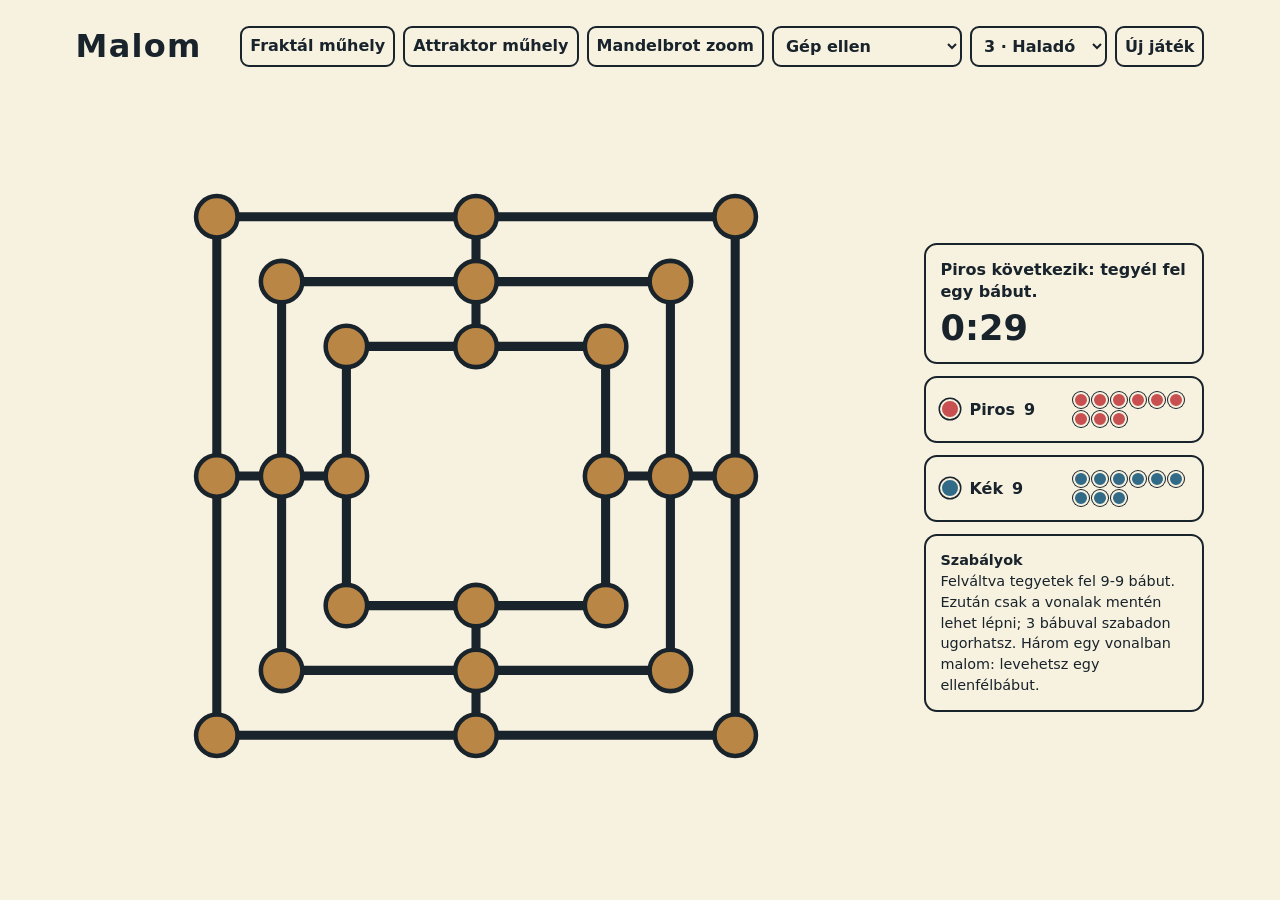
<file: index.html>
<!doctype html>
<html lang="hu"><head><meta charset="utf-8"><meta name="viewport" content="width=device-width,initial-scale=1"><title>Malom</title><style>
:root{--ink:#18232b;--paper:#f7f1df;--wood:#b98645;--red:#c85050;--blue:#316b88}*{box-sizing:border-box}body{margin:0;background:var(--paper);color:var(--ink);font-family:system-ui,sans-serif}.app{min-height:100vh;max-width:1180px;margin:auto;padding:clamp(12px,2vw,28px);display:flex;flex-direction:column;gap:14px}header{display:flex;justify-content:space-between;align-items:center;gap:12px;flex-wrap:wrap}h1{margin:0;letter-spacing:.04em}button,select{font:inherit;font-weight:700;border:2px solid var(--ink);border-radius:9px;padding:8px;background:var(--paper);color:var(--ink);cursor:pointer}.controls{display:flex;gap:8px;flex-wrap:wrap}.game{flex:1;display:grid;grid-template-columns:minmax(0,1fr) 280px;gap:clamp(16px,4vw,48px);align-items:center}.boardbox{width:min(74vh,min(100%,760px));max-height:72vh;aspect-ratio:1;justify-self:center}svg{width:100%;height:100%;overflow:visible}.line{stroke:var(--ink);stroke-width:1.4;fill:none}.node{fill:transparent;stroke:none;pointer-events:all}.node.target{fill:var(--wood);stroke:var(--ink);stroke-width:.7}.dot.red{background:var(--red)}.dot.blue{background:var(--blue)}.piece{stroke:var(--paper);stroke-width:1.5;cursor:pointer}.red{fill:var(--red)}.blue{fill:var(--blue)}.selected{stroke:var(--ink);stroke-width:3}.removable{stroke:var(--wood);stroke-width:4}.side{display:flex;flex-direction:column;gap:12px}.card{border:2px solid var(--ink);border-radius:13px;padding:14px}.status{font-weight:750;line-height:1.4;min-height:3em}.timer{font-size:2.2rem;font-weight:900;color:var(--red);font-variant-numeric:tabular-nums}.calm{color:var(--ink)}.row{display:flex;align-items:center;gap:9px}.dot{width:20px;height:20px;border-radius:50%;border:2px solid var(--paper);box-shadow:0 0 0 1.5px var(--ink)}.reserve{margin-left:auto;display:flex;gap:3px;flex-wrap:wrap;max-width:115px}.reserve .dot{width:16px;height:16px;box-shadow:0 0 0 1px var(--ink)}.draggable{cursor:grab}.draggable:active{cursor:grabbing}.help{font-size:.9rem;line-height:1.45}dialog{border:3px solid var(--ink);border-radius:16px;background:var(--paper);color:var(--ink);max-width:440px;text-align:center;padding:26px}dialog::backdrop{background:var(--ink);opacity:.55}dialog button{background:var(--wood)}@media(max-width:720px){.game{grid-template-columns:1fr;gap:12px}.boardbox{width:min(72vh,100%);max-height:61vh}.side{display:grid;grid-template-columns:1fr 1fr}.statuscard{grid-column:span 2}.help{display:none}}
</style></head><body><main class="app"><header><h1>Malom</h1><div class="controls"><select id="mode"><option value="ai">Gép ellen</option><option value="local">Élő ellenfél ellen</option></select><select id="level"><option value="1">1 · Kezdő</option><option value="2">2 · Könnyű</option><option value="3" selected>3 · Haladó</option><option value="4">4 · Erős</option><option value="5">5 · Profi</option></select><button id="new">Új játék</button></div></header><section class="game"><div class="boardbox"><svg id="board" viewBox="0 0 100 100" aria-label="Malomtábla"></svg></div><aside class="side"><div class="card statuscard"><div id="status" class="status"></div><div id="timer" class="timer calm">0:30</div></div><div class="card row"><span class="dot red"></span><b>Piros</b><b id="rc">9</b><span id="rr" class="reserve"></span></div><div class="card row"><span class="dot blue"></span><b>Kék</b><b id="bc">9</b><span id="br" class="reserve"></span></div><div class="card help"><b>Szabályok</b><br>Felváltva tegyetek fel 9-9 bábut. Ezután csak a vonalak mentén lehet lépni; 3 bábuval szabadon ugorhatsz. Három egy vonalban malom: levehetsz egy ellenfélbábut.</div></aside></section></main><dialog id="result"><h2 id="title"></h2><p id="message"></p><button id="again">Új játék</button></dialog><script>
(()=>{const P=[[10,10],[50,10],[90,10],[20,20],[50,20],[80,20],[30,30],[50,30],[70,30],[10,50],[20,50],[30,50],[70,50],[80,50],[90,50],[30,70],[50,70],[70,70],[20,80],[50,80],[80,80],[10,90],[50,90],[90,90]],L=[[0,1,2],[3,4,5],[6,7,8],[9,10,11],[12,13,14],[15,16,17],[18,19,20],[21,22,23],[0,9,21],[3,10,18],[6,11,15],[1,4,7],[16,19,22],[8,12,17],[5,13,20],[2,14,23]],A=Array.from({length:24},()=>[]),$=x=>document.querySelector(x);L.forEach(l=>l.forEach((p,i)=>l.forEach((q,j)=>{if(Math.abs(i-j)==1&&!A[p].includes(q))A[p].push(q)})));let s,timer,audio,busy=false;const books=[['csillagászat','Neil deGrasse Tyson: Astrophysics for People in a Hurry','https://www.goodreads.com/book/show/32191710-astrophysics-for-people-in-a-hurry'],['gondolkodás','Daniel Kahneman: Gyors és lassú gondolkodás','https://www.goodreads.com/book/show/11468377-thinking-fast-and-slow'],['történelem','Yuval Noah Harari: Sapiens','https://www.goodreads.com/book/show/23692271-sapiens'],['természet','Robin Wall Kimmerer: Braiding Sweetgrass','https://www.goodreads.com/book/show/17465709-braiding-sweetgrass'],['kreativitás','Austin Kleon: Steal Like an Artist','https://www.goodreads.com/book/show/13099738-steal-like-an-artist']];
const name=p=>p?'Kék':'Piros',human=p=>$('#mode').value==='local'||p===0,board=$('#board'),on=(p,z=s)=>z.b.filter(x=>x===p).length,total=(p,z=s)=>on(p,z)+z.r[p],mill=(b,i,p)=>L.some(l=>l.includes(i)&&l.every(x=>b[x]===p)),inMill=(b,i)=>b[i]!==null&&mill(b,i,b[i]);function targets(z,from){let p=z.turn;if(from===null)return z.b.map((v,i)=>v===null?i:null).filter(v=>v!==null);return on(p,z)===3?z.b.map((v,i)=>v===null?i:null).filter(v=>v!==null):A[from].filter(i=>z.b[i]===null)}function victims(z){let o=1-z.turn,n=z.b.map((v,i)=>v===o&&!inMill(z.b,i)?i:null).filter(v=>v!==null);return n.length?n:z.b.map((v,i)=>v===o?i:null).filter(v=>v!==null)}function text(){return s.remove?name(s.turn)+': válassz levehető bábut!':s.r[s.turn]?name(s.turn)+' következik: tegyél fel egy bábut.':name(s.turn)+' következik: válassz bábut, majd célpontot.'}function draw(){let tar=s.selected===null?(s.r[s.turn]?targets(s,null):[]):targets(s,s.selected),rem=s.remove?victims(s):[];board.innerHTML=L.map(l=>`<path class=line d="M ${P[l[0]]} L ${P[l[1]]} L ${P[l[2]]}"/>`).join('')+P.map((p,i)=>`<circle class="node ${tar.includes(i)?'target':''}" cx=${p[0]} cy=${p[1]} r=3.2 data-i="${i}" />`).join('')+s.b.map((p,i)=>p===null?'':`<circle class="piece ${p?'blue':'red'} ${s.selected===i?'selected':''} ${rem.includes(i)?'removable':''}" cx=${P[i][0]} cy=${P[i][1]} r=4.3 data-i="${i}" draggable="true" />`).join('');$('#status').textContent=text();$('#rc').textContent=total(0);$('#bc').textContent=total(1);for(let p=0;p<2;p++)$('#'+(p?'b':'r')+'r').innerHTML=Array(s.r[p]).fill(`<span class="dot ${p?'blue':'red'} draggable" draggable="true" data-reserve="${p}" title="Húzd a táblára"></span>`).join('');$('#level').disabled=$('#mode').value==='local'}function moved(i){if(mill(s.b,i,s.turn)){if(human(s.turn)){s.remove=true;draw();clock()}else{let v=victims(s);if(v.length)s.b[v[0]]=null;s.no=0;turn()}}else{s.no++;turn()}}function can(p,z=s){return z.r[p]?z.b.includes(null):on(p,z)===3?z.b.includes(null):z.b.some((v,i)=>v===p&&A[i].some(j=>z.b[j]===null))}function endcheck(){let o=1-s.turn;if(!s.r[o]&&(on(o)<3||!can(o))){end(s.turn);return true}if(s.no>=100){end(null);return true}}function turn(){if(endcheck())return;s.turn=1-s.turn;s.selected=null;draw();clock();if(!human(s.turn))computer()}function click(i){if(s.over||busy||!human(s.turn))return;audio||=(new(window.AudioContext||window.webkitAudioContext));if(s.remove){if(victims(s).includes(i)){s.b[i]=null;s.remove=false;s.no=0;turn()}return}let p=s.turn;if(s.r[p]){if(s.b[i]===null){s.b[i]=p;s.r[p]--;moved(i)}return}if(s.selected===null){if(s.b[i]===p){s.selected=i;draw()}return}if(i===s.selected){s.selected=null;draw()}else if(targets(s,s.selected).includes(i)){s.b[i]=p;s.b[s.selected]=null;s.selected=null;moved(i)}else if(s.b[i]===p){s.selected=i;draw()}}board.onclick=e=>{let x=e.target.closest('[data-i]');if(x)click(+x.dataset.i)};
document.addEventListener('dragstart',e=>{let r=e.target.closest('[data-reserve]');if(r){let p=+r.dataset.reserve;if(s.over||busy||!human(s.turn)||s.turn!==p||!s.r[p]){e.preventDefault();return}e.dataTransfer.setData('text/plain','reserve:'+p);return}let piece=e.target.closest('.piece');if(piece){let from=+piece.dataset.i;if(s.over||busy||!human(s.turn)||s.remove||s.r[s.turn]||s.b[from]!==s.turn){e.preventDefault();return}e.dataTransfer.setData('text/plain','move:'+from)}});
board.addEventListener('dragover',e=>e.preventDefault());
board.addEventListener('drop',e=>{e.preventDefault();let hit=e.target.closest('[data-i]');if(!hit)return;let to=+hit.dataset.i,data=e.dataTransfer.getData('text/plain');if(data==='reserve:'+s.turn&&s.r[s.turn]&&s.b[to]===null)click(to);else if(data.startsWith('move:')){let from=+data.slice(5);if(s.selected===null)click(from);if(s.selected===from)click(to)}});
function clock(){s.last=performance.now();s.snores=0;clearInterval(timer);if(human(s.turn)&&!s.over)timer=setInterval(()=>{let elapsed=(performance.now()-s.last)/1000,left=Math.max(0,30-Math.floor(elapsed));$('#timer').textContent='0:'+String(left).padStart(2,'0');$('#timer').classList.toggle('calm',left>5);if(elapsed>=30&&Math.floor((elapsed-30)/3)>=s.snores){s.snores++;snore();$('#status').textContent=name(s.turn)+', ébresztő — lépj!'}},250)}function snore(){try{audio||=(new(window.AudioContext||window.webkitAudioContext));let t=audio.currentTime,o=audio.createOscillator(),g=audio.createGain();o.type='sawtooth';o.frequency.setValueAtTime(90,t);o.frequency.exponentialRampToValueAtTime(55,t+.6);g.gain.setValueAtTime(.001,t);g.gain.exponentialRampToValueAtTime(.12,t+.08);g.gain.exponentialRampToValueAtTime(.001,t+.75);o.connect(g).connect(audio.destination);o.start();o.stop(t+.76)}catch(e){}}function clone(z){return{b:[...z.b],r:[...z.r],turn:z.turn,no:z.no}}function moves(z){let p=z.turn,out=[];if(z.r[p])z.b.forEach((v,to)=>v===null&&out.push({to}));else z.b.forEach((v,from)=>v===p&&targets(z,from).forEach(to=>out.push({from,to})));return out}function apply(z,m){let n=clone(z),p=n.turn;if(m.from===undefined){n.b[m.to]=p;n.r[p]--}else{n.b[m.to]=p;n.b[m.from]=null}if(mill(n.b,m.to,p)){let v=victims(n);if(v.length)n.b[v[0]]=null;n.no=0}else n.no++;n.turn=1-p;return n}function score(z,me){let op=1-me,thr=p=>L.filter(l=>l.filter(i=>z.b[i]===p).length===2&&l.some(i=>z.b[i]===null)).length;return(total(me,z)-total(op,z))*100+thr(me)*18-thr(op)*23+(can(me,z)?3:-500)+(can(op,z)?0:500)}function search(z,d,al,be,me){if(!d)return score(z,me);let ms=moves(z);if(!ms.length)return z.turn===me?-9999:9999;let max=z.turn===me,b=max?-1e9:1e9;for(let m of ms){let v=search(apply(z,m),d-1,al,be,me);if(max){b=Math.max(b,v);al=Math.max(al,b)}else{b=Math.min(b,v);be=Math.min(be,b)}if(be<=al)break}return b}function computer(){busy=true;setTimeout(()=>{let ms=moves(s),lv=+$('#level').value,d=[0,1,2,3,4,4][lv],pick=ms[Math.floor(Math.random()*ms.length)],best=-1e9;for(let m of ms){let v=lv===1?Math.random():search(apply(s,m),d,-1e9,1e9,1)+Math.random()*(6-lv)*30;if(v>best){best=v;pick=m}}busy=false;if(pick.from===undefined){s.b[pick.to]=1;s.r[1]--}else{s.b[pick.to]=1;s.b[pick.from]=null}moved(pick.to)},400)}function end(w){s.over=true;clearInterval(timer);let title=$('#title'),msg=$('#message');if(w===null){title.textContent='Döntetlen';msg.textContent='Szép, kitartó játszma volt!'}else if(human(w)){title.textContent='Gratulálok, nyertél!';msg.textContent='Remek játék volt!'}else{let b=books[Math.floor(Math.random()*books.length)];title.textContent='A gép nyert';msg.innerHTML=`Visszavágó? Addig is egy ${b[0]} témájú könyv: <a target=_blank rel=noopener href="${b[2]}">${b[1]}</a>.`}$('#result').showModal()}function fresh(){$('#result').close();clearInterval(timer);s={b:Array(24).fill(null),r:[9,9],turn:Math.random()<.5?0:1,remove:false,selected:null,over:false,no:0};busy=false;draw();clock();if(!human(s.turn))computer()}$('#new').onclick=fresh;$('#again').onclick=fresh;$('#mode').onchange=fresh;fresh()})();
</script><script>document.addEventListener('DOMContentLoaded',()=>{const controls=document.querySelector('header .controls');if(!controls)return;[['fractals-link','fractals.html','Fraktál műhely'],['attractors-link','attractors.html','Attraktor műhely'],['zoom-link','mandelbrot-zoom.html','Mandelbrot zoom']].reverse().forEach(([id,href,label])=>{if(document.getElementById(id))return;const link=document.createElement('a');link.id=id;link.href=href;link.textContent=label;link.style.cssText='font:inherit;font-weight:700;border:2px solid var(--ink);border-radius:9px;padding:8px;background:var(--paper);color:var(--ink);text-decoration:none';controls.prepend(link)})});</script></body></html>
</file>
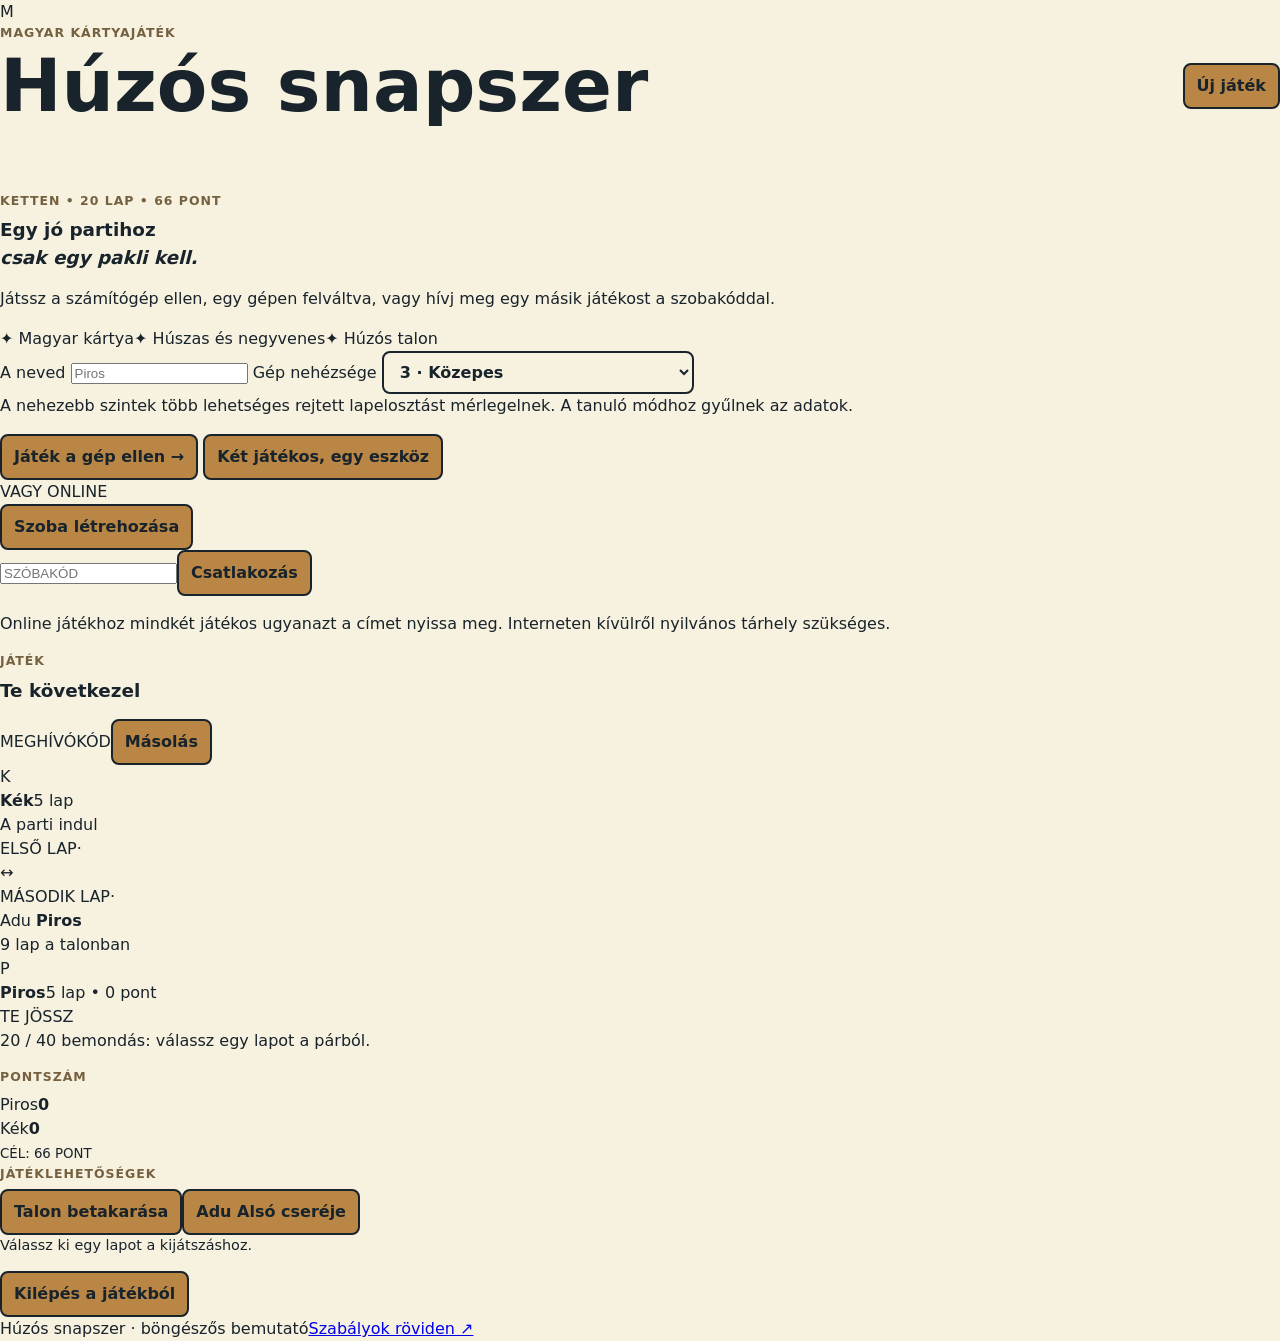
<file: Multiple Agents/static/index.html>
<!doctype html>
<html lang="hu">
<head>
  <meta charset="utf-8">
  <meta name="viewport" content="width=device-width, initial-scale=1">
  <meta name="theme-color" content="#12372d">
  <title>Snapszer — Húzós játék</title>
  <link rel="stylesheet" href="/static/style.css">
</head>
<body>
  <main class="shell">
    <header class="topbar">
      <div class="brand"><span class="brand-mark" aria-hidden="true">M</span><div><p class="eyebrow">MAGYAR KÁRTYAJÁTÉK</p><h1>Húzós snapszer</h1></div></div>
      <button id="newGameTop" class="quiet hidden">Új játék</button>
    </header>

    <section id="lobby" class="lobby">
      <div class="intro">
        <p class="eyebrow">KETTEN • 20 LAP • 66 PONT</p>
        <h2>Egy jó partihoz<br><em>csak egy pakli kell.</em></h2>
        <p class="intro-copy">Játssz a számítógép ellen, egy gépen felváltva, vagy hívj meg egy másik játékost a szobakóddal.</p>
        <div class="rule-pills"><span>✦ Magyar kártya</span><span>✦ Húszas és negyvenes</span><span>✦ Húzós talon</span></div>
      </div>
      <div class="lobby-card">
        <label for="playerName">A neved</label>
        <input id="playerName" maxlength="18" placeholder="Piros" autocomplete="nickname">
        <label for="aiDifficulty">Gép nehézsége</label>
        <select id="aiDifficulty">
          <option value="1">1 · Kezdő</option>
          <option value="2">2 · Könnyű</option>
          <option value="3" selected>3 · Közepes</option>
          <option value="4">4 · Nehéz</option>
          <option value="5">5 · Mester</option>
          <option id="learningOption" value="6" disabled>6 · Tanuló — előkészítés alatt</option>
        </select>
        <p id="difficultyHelp" class="small-note">A nehezebb szintek több lehetséges rejtett lapelosztást mérlegelnek. A tanuló módhoz gyűlnek az adatok.</p>
        <button id="aiButton" class="primary">Játék a gép ellen <span>→</span></button>
        <button id="hotseatButton" class="secondary">Két játékos, egy eszköz</button>
        <div class="divider"><span>VAGY ONLINE</span></div>
        <button id="onlineButton" class="secondary">Szoba létrehozása</button>
        <div class="join-row"><input id="roomCode" maxlength="6" placeholder="SZÓBAKÓD" aria-label="Szobakód"><button id="joinButton" class="join">Csatlakozás</button></div>
        <p id="lobbyError" class="error" role="alert"></p>
        <p class="small-note">Online játékhoz mindkét játékos ugyanazt a címet nyissa meg. Interneten kívülről nyilvános tárhely szükséges.</p>
      </div>
    </section>

    <section id="game" class="game hidden">
      <div class="game-head">
        <div><p class="eyebrow" id="modeLabel">JÁTÉK</p><h2 id="turnLabel">Te következel</h2></div>
        <div id="roomBadge" class="room-badge hidden"><span>MEGHÍVÓKÓD</span><strong id="roomCodeLabel"></strong><button id="copyButton" title="Kód másolása">Másolás</button></div>
      </div>
      <div class="table-layout">
        <section class="table" aria-label="Játéktér">
          <div class="opponent">
            <div class="avatar" id="opponentAvatar">K</div><div><strong id="opponentName">Kék</strong><span id="opponentMeta">5 lap</span></div>
            <div id="opponentCards" class="back-cards" aria-label="Ellenfél lefordított lapjai"></div>
          </div>
          <div class="play-area">
            <div class="table-caption"><span class="live-dot"></span><span id="tableMessage">A parti indul</span></div>
            <div class="trick">
              <div id="leadSlot" class="trick-slot"><span class="slot-label">ELSŐ LAP</span><span class="empty-card">·</span></div>
              <div class="trick-arrow">↔</div>
              <div id="replySlot" class="trick-slot"><span class="slot-label">MÁSODIK LAP</span><span class="empty-card">·</span></div>
            </div>
            <div class="trump-info"><span id="trumpIcon" class="trump-icon" aria-hidden="true"></span><span>Adu <b id="trumpLabel">Piros</b></span><div id="trumpCard"></div><span id="stockLabel" class="stock-label">9 lap a talonban</span></div>
          </div>
          <div class="player-row"><div class="avatar player-avatar">P</div><div><strong id="playerNameLabel">Piros</strong><span id="playerMeta">5 lap • 0 pont</span></div><span id="turnPill" class="turn-pill">TE JÖSSZ</span></div>
          <div id="marriageInline" class="marriage-inline">
            <div id="marriageHeading" class="marriage-heading hidden">20 / 40 bemondás: válassz egy lapot a párból.</div>
            <div id="marriages" class="marriages" aria-live="polite"></div>
            <p id="marriageHelp" class="hint marriage-help"></p>
          </div>
          <div id="hand" class="hand" aria-label="Saját lapjaid"></div>
        </section>
        <aside class="side-panel">
          <div class="score-card"><p class="eyebrow">PONTSZÁM</p><div class="score-line"><span id="scoreName0">Piros</span><b id="score0">0</b></div><div class="score-line"><span id="scoreName1">Kék</span><b id="score1">0</b></div><div class="target"><span></span><small>CÉL: 66 PONT</small></div></div>
          <div class="action-card"><p class="eyebrow">JÁTÉKLEHETŐSÉGEK</p><button id="closeButton" class="action" disabled aria-describedby="closeReason">Talon betakarása</button><small id="closeReason" class="action-reason"></small><button id="exchangeButton" class="action" disabled aria-describedby="exchangeReason">Adu Alsó cseréje</button><small id="exchangeReason" class="action-reason"></small><p id="actionHint" class="hint">Válassz ki egy lapot a kijátszáshoz.</p></div>
          <button id="leaveButton" class="leave">Kilépés a játékból</button>
        </aside>
      </div>
      <div id="toast" class="toast" role="status"></div>
    </section>
    <footer><span>Húzós snapszer · böngészős bemutató</span><a href="https://schnapsen.at/hu/szabalyok" target="_blank" rel="noreferrer">Szabályok röviden ↗</a></footer>
  </main>
  <script src="/static/app.js"></script>
</body>
</html>
</file>
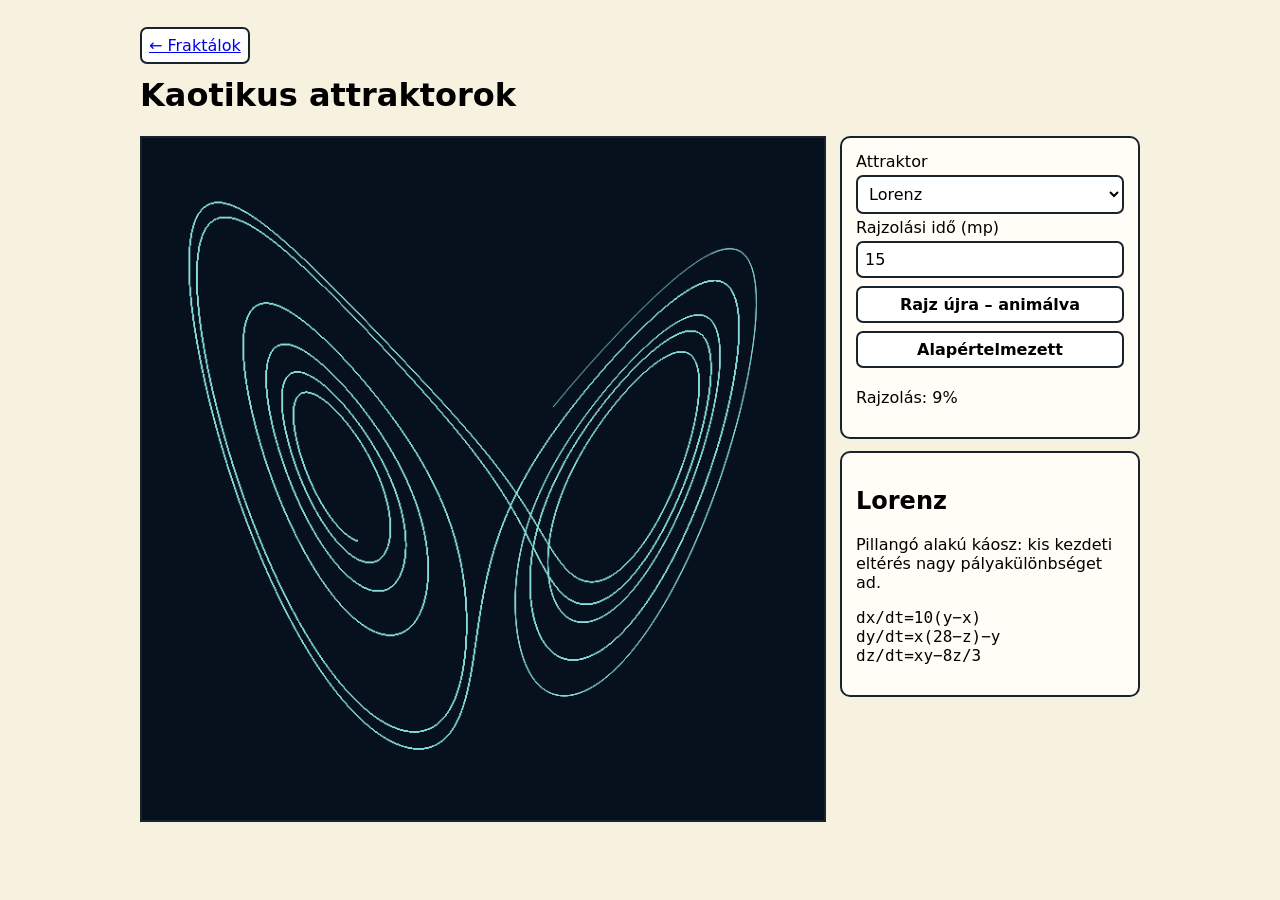
<file: attractors.html>
<!doctype html><html><meta charset="utf-8"><title>Attraktorok</title><style>body{max-width:1000px;margin:auto;padding:20px;background:#f7f1df;font:16px system-ui}.app{display:grid;grid-template-columns:1fr 300px;gap:18px}canvas{width:100%;background:#07111d;border:2px solid #18232b}.card{border:2px solid #18232b;border-radius:10px;padding:14px;background:#fffdf6;margin-bottom:12px}input,select,button,a{font:inherit;padding:7px;border:2px solid #18232b;border-radius:7px;background:#fff;width:100%;box-sizing:border-box;margin:4px 0}button{font-weight:bold}@media(max-width:700px){.app{grid-template-columns:1fr}}</style><body><p><a href="fractals.html">← Fraktálok</a></p><h1>Kaotikus attraktorok</h1><div class="app"><canvas id="c" width="720" height="720"></canvas><aside><section class="card"><label>Attraktor<select id="mode"><option value="lorenz">Lorenz</option><option value="rossler">Rössler</option><option value="thomas">Thomas</option><option value="aizawa">Aizawa</option></select></label><label>Rajzolási idő (mp)<input id="seconds" type="number" min="10" max="20" value="15"></label><button id="draw" type="button">Rajz újra – animálva</button><button id="reset" type="button">Alapértelmezett</button><p id="status"></p></section><section class="card"><h2 id="title"></h2><p id="theory"></p><pre id="eq"></pre></section></aside></div><script>const $=x=>document.getElementById(x),C=$('c'),X=C.getContext('2d'),M={lorenz:['Lorenz','Pillangó alakú káosz: kis kezdeti eltérés nagy pályakülönbséget ad.','dx/dt=10(y−x)\ndy/dt=x(28−z)−y\ndz/dt=xy−8z/3'],rossler:['Rössler','Spirális kaotikus áramlás.','dx/dt=−y−z\ndy/dt=x+0.2y\ndz/dt=0.2+z(x−5.7)'],thomas:['Thomas','Szimmetrikus ciklikus káosz.','dx/dt=sin(y)−0.208x\ndy/dt=sin(z)−0.208y\ndz/dt=sin(x)−0.208z'],aizawa:['Aizawa','Összetett 3D attraktor.','Paraméterezett Aizawa-rendszer']};let job=0;function pts(){let m=$('mode').value,x=.1,y=0,z=0,P=[];for(let i=0;i<18000;i++){let a,b,c;if(m==='lorenz'){a=10*(y-x);b=x*(28-z)-y;c=x*y-8*z/3}else if(m==='rossler'){a=-y-z;b=x+.2*y;c=.2+z*(x-5.7)}else if(m==='thomas'){a=Math.sin(y)-.208*x;b=Math.sin(z)-.208*y;c=Math.sin(x)-.208*z}else{a=(z-.7)*x-3.5*y;b=3.5*x+(z-.7)*y;c=.6+.95*z-z*z*z/3-(x*x+y*y)*(1+.25*z)+.1*z*x*x*x}x+=a*.005;y+=b*.005;z+=c*.005;if(i>500&&isFinite(x+z))P.push([x,z])}let xs=P.map(p=>p[0]),ys=P.map(p=>p[1]),lo=Math.min(...xs),hi=Math.max(...xs),ly=Math.min(...ys),hy=Math.max(...ys);return P.map(p=>[30+(p[0]-lo)/(hi-lo||1)*660,690-(p[1]-ly)/(hy-ly||1)*660])}function draw(){cancelAnimationFrame(job);let p=pts(),start=performance.now(),dur=+$('seconds').value*1000;X.fillStyle='#07111d';X.fillRect(0,0,720,720);X.strokeStyle='#8dd';function tick(t){let end=Math.max(2,Math.floor(p.length*Math.min(1,(t-start)/dur)));X.beginPath();for(let i=0;i<end;i++)i?X.lineTo(...p[i]):X.moveTo(...p[i]);X.stroke();$('status').textContent=`Rajzolás: ${Math.round(end/p.length*100)}%`;if(end<p.length)job=requestAnimationFrame(tick);else $('status').textContent='Kész.'}job=requestAnimationFrame(tick)}function info(){let a=M[$('mode').value];$('title').textContent=a[0];$('theory').textContent=a[1];$('eq').textContent=a[2];draw()}$('mode').onchange=info;$('draw').onclick=draw;$('reset').onclick=()=>{$('seconds').value=15;info()};info()</script></body></html>
</file>
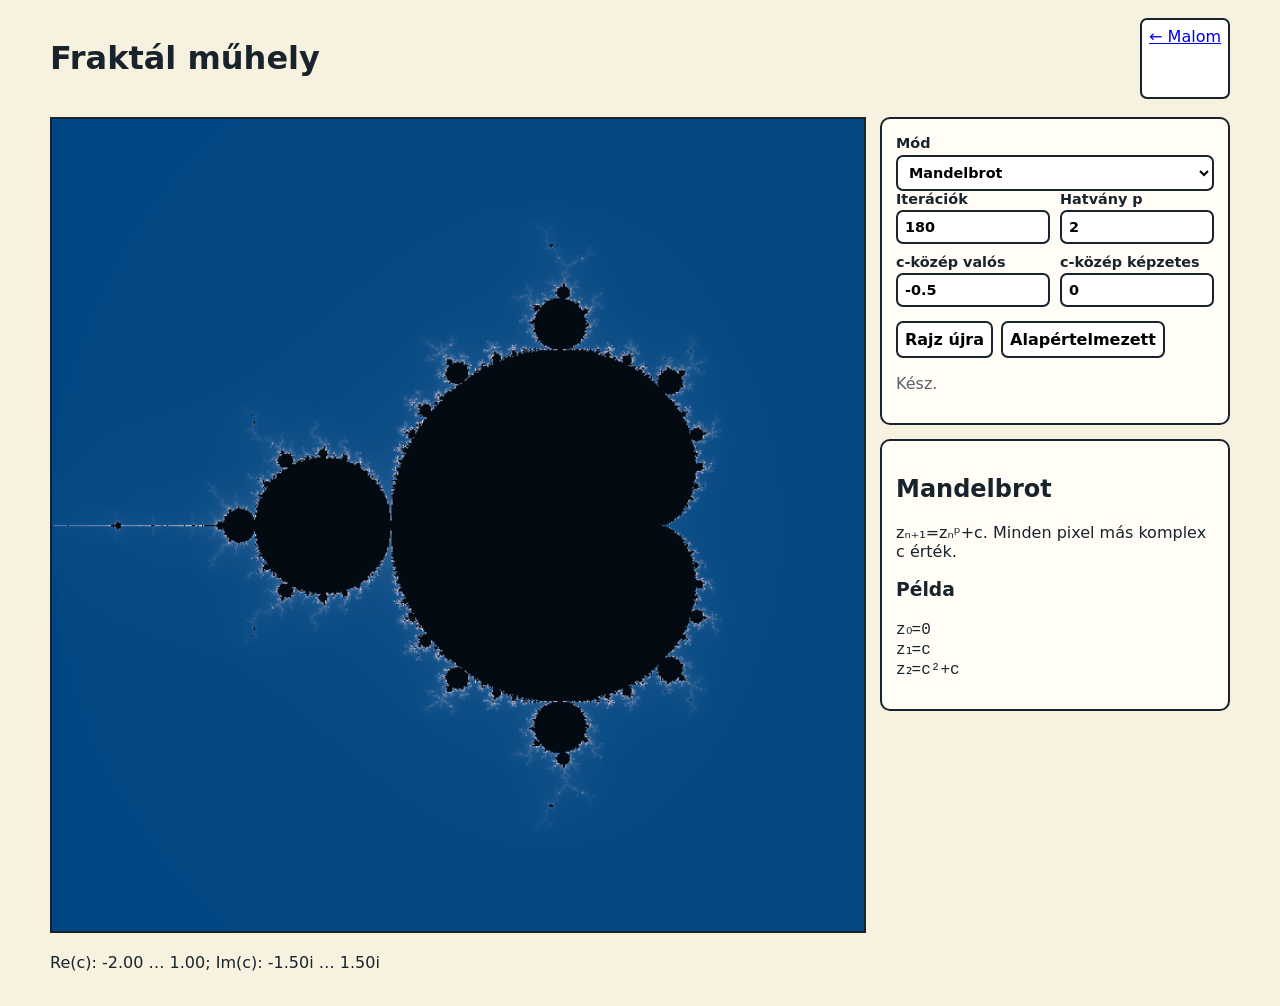
<file: fractals.html>
<!doctype html><html lang="hu"><meta charset="utf-8"><meta name="viewport" content="width=device-width,initial-scale=1"><title>Fraktál műhely</title><style>body{max-width:1180px;margin:auto;padding:18px;background:#f7f1df;color:#18232b;font:16px system-ui}header{display:flex;justify-content:space-between}.layout{display:grid;grid-template-columns:minmax(0,1fr) 350px;gap:18px;margin-top:18px}canvas{width:100%;border:2px solid #18232b;background:#07111d}.card{border:2px solid #18232b;border-radius:10px;padding:14px;background:#fffdf6;margin-bottom:14px}.fields{display:grid;grid-template-columns:1fr 1fr;gap:10px}label{font-weight:bold;font-size:.9em}input,select,button,a{font:inherit;padding:7px;border:2px solid #18232b;border-radius:7px;background:#fff}input,select{display:block;width:100%;box-sizing:border-box;margin-top:3px}button{font-weight:bold}.actions{display:flex;gap:8px;margin-top:14px}.status{color:#59616a}@media(max-width:800px){.layout{grid-template-columns:1fr}}@media(max-width:430px){.fields{grid-template-columns:1fr}}</style><body><header><h1>Fraktál műhely</h1><a href="index.html">← Malom</a></header><div class="layout"><div><canvas id="c" width="720" height="720"></canvas><p id="coords"></p></div><aside><section class="card"><label>Mód<select id="mode"></select></label><div id="fields" class="fields"></div><div class="actions"><button id="draw">Rajz újra</button><button id="reset">Alapértelmezett</button></div><p id="status" class="status"></p></section><section class="card"><h2 id="name"></h2><p id="theory"></p><h3>Példa</h3><pre id="example"></pre></section></aside></div><script>const $=x=>document.getElementById(x),C=$('c'),X=C.getContext('2d'),W=720,H=720;const M={mandel:{n:'Mandelbrot',f:[['it','Iterációk',180],['p','Hatvány p',2],['re','c-közép valós',-.5],['im','c-közép képzetes',0]],t:'zₙ₊₁=zₙᵖ+c. Minden pixel más komplex c érték.',e:'z₀=0\nz₁=c\nz₂=c²+c'},ship:{n:'Burning Ship',f:[['it','Iterációk',180],['p','Hatvány p',2],['re','c-közép valós',-.5],['im','c-közép képzetes',-.5]],t:'Mandelbrot abszolút értékekkel a lépés előtt.',e:'zₙ₊₁=(|Re z|+i|Im z|)²+c'},sier:{n:'Sierpiński háromszög',f:[['pts','Pontok',40000]],t:'Válassz véletlen csúcsot, majd lépj félútra felé.',e:'Pₙ₊₁=(Pₙ+csúcs)/2'},koch:{n:'Koch hópehely',f:[['depth','Rekurziós mélység',5]],t:'Minden vonalszakasz négy kisebb szakaszra cserélődik.',e:'1 szakasz → 4 → 16 → 64'},tree:{n:'L-rendszer fa',f:[['depth','Generációk',6],['angle','Ág szöge',25],['scale','Ág aránya',.7]],t:'Az ismételt szabály ágazó növényt rajzol.',e:'F → F[+F]F[-F]F'},log:{n:'Logisztikus bifurkáció',f:[['r0','r minimum',2.5],['r1','r maximum',4]],t:'Egy egyszerű képletből káosz és bifurkáció keletkezik.',e:'xₙ₊₁=r·xₙ(1−xₙ)'},newton:{n:'Newton-fraktál',f:[['p','Newton p',3]],t:'Newton-módszerrel keresi zᵖ−1=0 gyökeit; a gyök színezi a pontot.',e:'z ← z−(zᵖ−1)/(p·zᵖ⁻¹)'}};let val={};function n(k){return +val[k]}function pow(a,b,p){let r=Math.hypot(a,b)**p,t=Math.atan2(b,a)*p;return[r*Math.cos(t),r*Math.sin(t)]}function setMode(){let m=$('mode').value,o=M[m];$('name').textContent=o.n;$('theory').textContent=o.t;$('example').textContent=o.e;$('fields').innerHTML='';val={};o.f.forEach(([k,l,v])=>{$('fields').insertAdjacentHTML('beforeend',`<label>${l}<input id="v-${k}" type="number" value="${v}" step="any"></label>`);val[k]=v;$('v-'+k).oninput=e=>val[k]=e.target.value});draw()}function clear(){X.fillStyle='#07111d';X.fillRect(0,0,W,H)}function complex(ship){let d=X.createImageData(W,H),q=d.data,it=n('it'),p=n('p'),re=n('re'),im=n('im');for(let y=0;y<H;y++)for(let x=0;x<W;x++){let a=0,b=0,cr=(x/W-.5)*3+re,ci=(y/H-.5)*3+im,k=0;for(;k<it&&a*a+b*b<4;k++){if(ship){a=Math.abs(a);b=Math.abs(b)}let z=pow(a,b,p);a=z[0]+cr;b=z[1]+ci}let i=4*(y*W+x),v=255*k/it;q[i]=k==it?4:v;q[i+1]=k==it?10:70+v*.6;q[i+2]=k==it?18:130+v*.4;q[i+3]=255}X.putImageData(d,0,0);$('coords').textContent=`Re(c): ${(re-1.5).toFixed(2)} … ${(re+1.5).toFixed(2)}; Im(c): ${(im-1.5).toFixed(2)}i … ${(im+1.5).toFixed(2)}i`}function sier(){clear();let x=W/2,y=H*.1,V=[[W/2,H*.1],[W*.1,H*.9],[W*.9,H*.9]];X.fillStyle='#8dd';for(let i=0;i<n('pts');i++){let p=V[~~(Math.random()*3)];x=(x+p[0])/2;y=(y+p[1])/2;X.fillRect(x,y,1,1)}}function koch(){clear();let out=[],P=[[W*.2,H*.7],[W*.8,H*.7],[W*.5,H*.18]];function f(a,b,k){if(!k)return out.push(a);let x=(b[0]-a[0])/3,y=(b[1]-a[1])/3,u=[a[0]+x,a[1]+y],v=[a[0]+x*.5-y*.866,a[1]+y*.5+x*.866],w=[a[0]+2*x,a[1]+2*y];f(a,u,k-1);f(u,v,k-1);f(v,w,k-1);f(w,b,k-1)}for(let i=0;i<3;i++)f(P[i],P[(i+1)%3],n('depth'));X.strokeStyle='#fd7';X.beginPath();out.forEach((p,i)=>i?X.lineTo(...p):X.moveTo(...p));X.closePath();X.stroke()}function tree(){clear();let a=n('angle')*Math.PI/180,s=n('scale');X.strokeStyle='#9d9';function f(x,y,l,t,k){let u=x+Math.cos(t)*l,v=y+Math.sin(t)*l;X.beginPath();X.moveTo(x,y);X.lineTo(u,v);X.stroke();if(k){f(u,v,l*s,t-a,k-1);f(u,v,l*s,t+a,k-1)}}f(W/2,H*.94,H*.22,-Math.PI/2,n('depth'))}function log(){clear();X.fillStyle='#fd7';for(let x=0;x<W;x++){let r=n('r0')+(n('r1')-n('r0'))*x/W,v=.5;for(let i=0;i<300;i++)v=r*v*(1-v);for(let i=0;i<80;i++){v=r*v*(1-v);X.fillRect(x,H-H*v,1,1)}}}function newton(){let d=X.createImageData(W,H),q=d.data,p=n('p');for(let y=0;y<H;y++)for(let x=0;x<W;x++){let a=(x/W-.5)*4,b=(y/H-.5)*4,k=0;for(;k<30;k++){let z=pow(a,b,p),w=pow(a,b,p-1),den=p*(w[0]*w[0]+w[1]*w[1])||1,rr=((z[0]-1)*w[0]+z[1]*w[1])/den,ii=(z[1]*w[0]-(z[0]-1)*w[1])/den;a-=rr;b-=ii;if(rr*rr+ii*ii<1e-10)break}let i=4*(y*W+x),v=255-k*6,c=~~(((Math.atan2(b,a)+6.3)%6.3)/6.3*6);q[i]=c%3==0?v:25;q[i+1]=c%3==1?v:25;q[i+2]=c%3==2?v:25;q[i+3]=255}X.putImageData(d,0,0)}function draw(){let m=$('mode').value;$('status').textContent='Számítás…';setTimeout(()=>{({mandel:()=>complex(),ship:()=>complex(true),sier,koch,tree,log,newton}[m])();$('status').textContent='Kész.'},0)}Object.entries(M).forEach(([k,o])=>$('mode').add(new Option(o.n,k)));$('mode').onchange=setMode;$('draw').onclick=draw;$('reset').onclick=setMode;$('mode').value='mandel';setMode()</script></body></html>
</file>
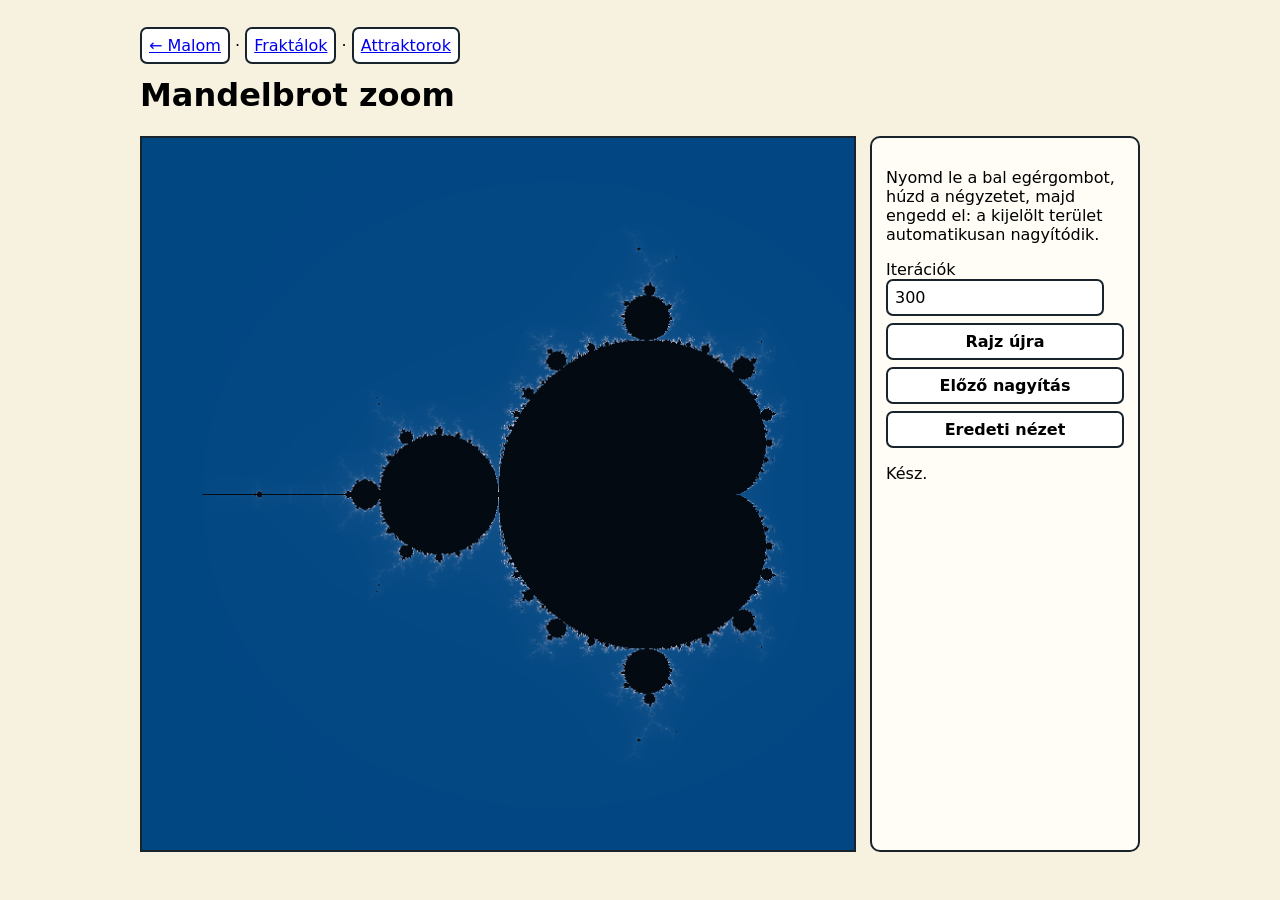
<file: mandelbrot-zoom.html>
<!doctype html><html><meta charset="utf-8"><title>Mandelbrot zoom</title><style>body{max-width:1000px;margin:auto;padding:20px;background:#f7f1df;font:16px system-ui}.layout{display:grid;grid-template-columns:1fr 270px;gap:18px}.wrap{position:relative}.wrap canvas{display:block;width:100%;border:2px solid #18232b;background:#07111d;touch-action:none;cursor:crosshair}.selection{position:absolute;border:2px solid white;background:#ffffff33;display:none;pointer-events:none}.card{border:2px solid #18232b;border-radius:10px;padding:14px;background:#fffdf6}button,input,a{font:inherit;padding:7px;border:2px solid #18232b;border-radius:7px;background:#fff}button{display:block;width:100%;margin:7px 0;font-weight:bold}@media(max-width:700px){.layout{grid-template-columns:1fr}}</style><body><p><a href="index.html">← Malom</a> · <a href="fractals.html">Fraktálok</a> · <a href="attractors.html">Attraktorok</a></p><h1>Mandelbrot zoom</h1><div class="layout"><div class="wrap"><canvas id="canvas" width="720" height="720"></canvas><div id="selection" class="selection"></div></div><aside class="card"><p>Nyomd le a bal egérgombot, húzd a négyzetet, majd engedd el: a kijelölt terület automatikusan nagyítódik.</p><label>Iterációk <input id="iterations" type="number" value="300"></label><button id="redraw" type="button">Rajz újra</button><button id="undo" type="button">Előző nagyítás</button><button id="reset" type="button">Eredeti nézet</button><p id="status"></p></aside></div><script>const canvas=document.getElementById('canvas');const ctx=canvas.getContext('2d');const selector=document.getElementById('selection');const width=720,height=720;const original={left:-2.25,top:-1.5,size:3};let view={left:-2.25,top:-1.5,size:3};let stack=[];let startPoint=null;function point(event){const rect=canvas.getBoundingClientRect();return{x:(event.clientX-rect.left)*width/rect.width,y:(event.clientY-rect.top)*height/rect.height}}function render(){const limit=Number(document.getElementById('iterations').value)||300;const image=ctx.createImageData(width,height);const data=image.data;document.getElementById('status').textContent='Újraszámolás…';setTimeout(function(){for(let y=0;y<height;y++){for(let x=0;x<width;x++){let real=0,imag=0;const cr=view.left+x/width*view.size;const ci=view.top+y/height*view.size;let step=0;while(real*real+imag*imag<4&&step<limit){const next=real*real-imag*imag+cr;imag=2*real*imag+ci;real=next;step++}const i=4*(y*width+x);const hue=255*step/limit;data[i]=step===limit?4:hue;data[i+1]=step===limit?10:70+hue*.6;data[i+2]=step===limit?18:130+hue*.4;data[i+3]=255}}ctx.putImageData(image,0,0);document.getElementById('status').textContent='Kész.'},0)}function showSelection(a,b){const side=Math.max(Math.abs(b.x-a.x),Math.abs(b.y-a.y));const left=b.x<a.x?a.x-side:a.x;const top=b.y<a.y?a.y-side:a.y;const rect=canvas.getBoundingClientRect();selector.style.display='block';selector.style.left=left/width*rect.width+'px';selector.style.top=top/height*rect.height+'px';selector.style.width=side/width*rect.width+'px';selector.style.height=side/height*rect.height+'px';return{left:left,top:top,side:side}}canvas.addEventListener('pointerdown',function(event){if(event.button!==0)return;startPoint=point(event);canvas.setPointerCapture(event.pointerId);event.preventDefault()});canvas.addEventListener('pointermove',function(event){if(startPoint)showSelection(startPoint,point(event))});canvas.addEventListener('pointerup',function(event){if(!startPoint)return;const box=showSelection(startPoint,point(event));selector.style.display='none';if(box.side>8){stack.push({...view});view={left:view.left+box.left/width*view.size,top:view.top+box.top/height*view.size,size:view.size*box.side/width};render()}startPoint=null});canvas.addEventListener('pointercancel',function(){startPoint=null;selector.style.display='none'});document.getElementById('redraw').onclick=render;document.getElementById('undo').onclick=function(){if(stack.length){view=stack.pop();render()}};document.getElementById('reset').onclick=function(){view={...original};stack=[];render()};render()</script></body></html>
</file>
<file: static/style.css>
:root { --ink:#18232b; --paper:#f7f1df; --wood:#b98645; --red:#c85050; --blue:#316b88; } * { box-sizing:border-box; }
body { margin:0; background:var(--paper); color:var(--ink); font:16px/1.5 system-ui,sans-serif; }.app { max-width:1050px; min-height:100vh; margin:auto; padding:clamp(20px,4vw,48px); } header { display:flex; justify-content:space-between; gap:20px; align-items:center; margin-bottom:20px; } h1,h2,p { margin-top:0; } h1 { font-size:clamp(2.3rem,6vw,4.6rem); line-height:1; } h2 { font-size:1.15rem; }.eyebrow { color:#75613f; font-weight:700; margin-bottom:6px; text-transform:uppercase; letter-spacing:.08em; font-size:.78rem; }
button,select { border:2px solid var(--ink); border-radius:8px; background:var(--paper); color:var(--ink); padding:9px 12px; font:inherit; font-weight:700; cursor:pointer; } button { background:var(--wood); }.controls { display:flex; gap:14px; flex-wrap:wrap; margin-bottom:20px; }.controls label { display:flex; align-items:center; gap:8px; font-weight:700; }.controls select:disabled { opacity:.5; cursor:not-allowed; }
.game-layout { display:grid; grid-template-columns:minmax(280px,1fr) 290px; gap:clamp(20px,5vw,56px); align-items:center; }.board { width:min(75vw,650px); aspect-ratio:1; overflow:visible; }.board-lines path { stroke:var(--ink); stroke-width:1.35; fill:none; }.node { cursor:pointer; }.node circle { stroke:var(--paper); stroke-width:1.5; }.node.empty circle { fill:var(--paper); stroke:var(--ink); stroke-width:1.2; }.node.empty-target circle { fill:#dfc88f; }.node.red circle { fill:var(--red); }.node.blue circle { fill:var(--blue); }.node.selected circle { stroke:var(--wood); stroke-width:3.4; }.node.removable circle { stroke:var(--wood); stroke-width:4; }
.panel,.lesson { border:2px solid var(--ink); border-radius:14px; padding:18px; }.panel { background:#fff9e9; } dl { margin:20px 0; } dl div { display:flex; justify-content:space-between; border-top:1px solid #bcae91; padding:8px 0; } dt,dd { margin:0; } dd { font-weight:800; }.hint { font-size:.9rem; }.timer { color:var(--red); font-size:2rem; font-weight:850; font-variant-numeric:tabular-nums; }.timer.calm { color:var(--ink); }.recommendation { border-top:1px solid #bcae91; padding-top:14px; font-size:.92rem; }.recommendation a { color:#164f6c; font-weight:750; }.lesson { margin-top:30px; max-width:680px; } @media (max-width:720px) { .game-layout { grid-template-columns:1fr; }.board { width:100%; }.panel { max-width:none; } }
</file>
